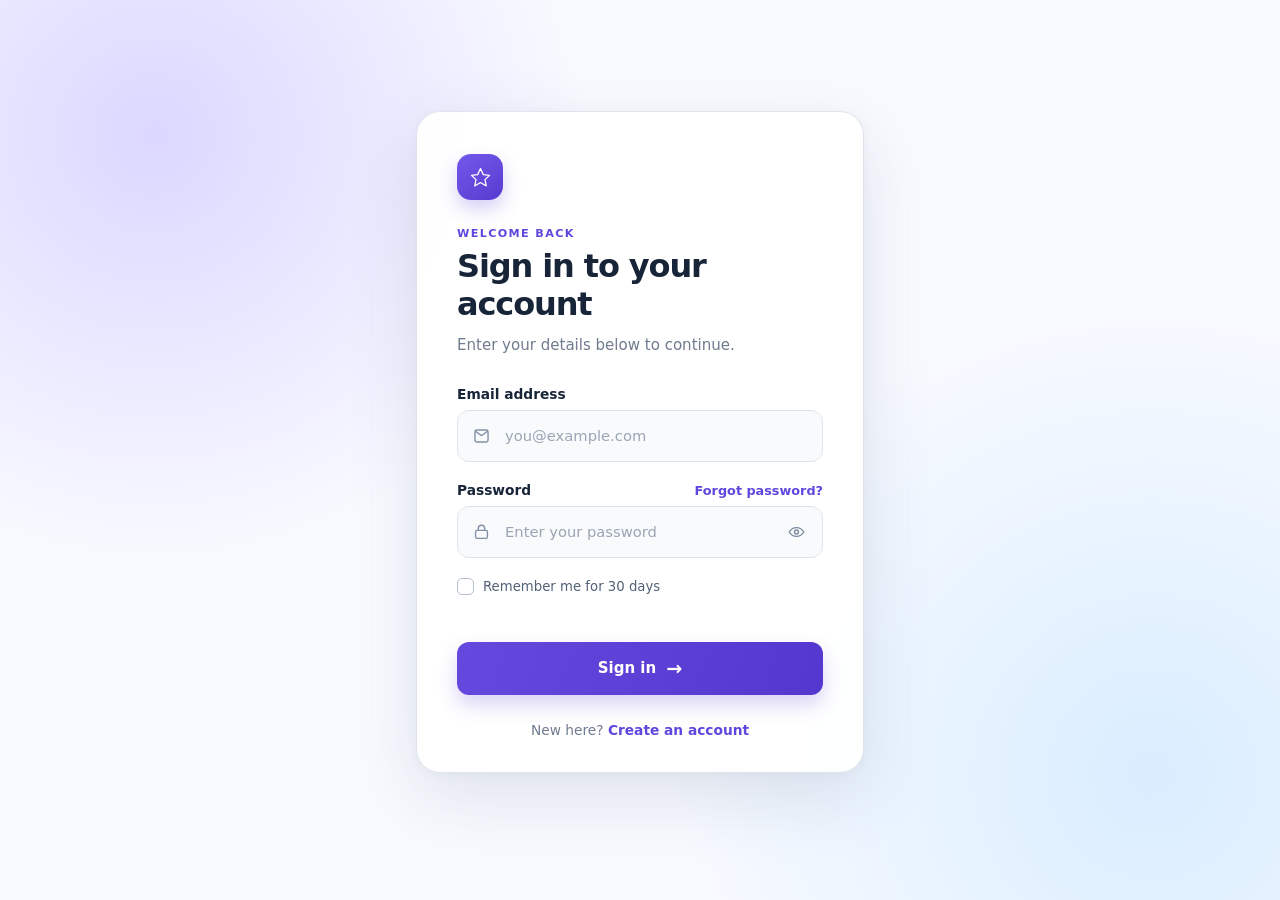
<file: index.html>
<!DOCTYPE html>
<html lang="en">
  <head>
    <meta charset="UTF-8" />
    <meta name="viewport" content="width=device-width, initial-scale=1.0" />
    <title>Sign in</title>
    <link rel="stylesheet" href="styles.css" />
  </head>
  <body>
    <main class="page-shell">
      <section class="login-card" aria-labelledby="login-title">
        <div class="brand-mark" aria-hidden="true">
          <svg viewBox="0 0 32 32" fill="none">
            <path d="M16 3.5 20 12l8.5 1-6.25 6 1.75 8.75L16 23l-8 4.75L9.75 19 3.5 13l8.5-1 4-8.5Z" />
          </svg>
        </div>

        <div class="heading">
          <p class="eyebrow">WELCOME BACK</p>
          <h1 id="login-title">Sign in to your account</h1>
          <p>Enter your details below to continue.</p>
        </div>

        <form id="login-form" novalidate>
          <div class="field-group">
            <label for="email">Email address</label>
            <div class="input-wrap">
              <svg class="field-icon" viewBox="0 0 24 24" aria-hidden="true">
                <path d="M3.75 6.75A2.25 2.25 0 0 1 6 4.5h12a2.25 2.25 0 0 1 2.25 2.25v10.5A2.25 2.25 0 0 1 18 19.5H6a2.25 2.25 0 0 1-2.25-2.25V6.75Z" />
                <path d="m4.5 6 6.22 4.66a2.15 2.15 0 0 0 2.56 0L19.5 6" />
              </svg>
              <input id="email" name="email" type="email" autocomplete="email" placeholder="you@example.com" required />
            </div>
          </div>

          <div class="field-group">
            <div class="label-row">
              <label for="password">Password</label>
              <a href="#forgot-password" class="forgot-link">Forgot password?</a>
            </div>
            <div class="input-wrap">
              <svg class="field-icon" viewBox="0 0 24 24" aria-hidden="true">
                <rect x="4.5" y="10" width="15" height="10" rx="2" />
                <path d="M8 10V7.5a4 4 0 0 1 8 0V10" />
              </svg>
              <input id="password" name="password" type="password" autocomplete="current-password" placeholder="Enter your password" required minlength="6" />
              <button class="password-toggle" type="button" aria-label="Show password" aria-pressed="false">
                <svg class="eye-open" viewBox="0 0 24 24" aria-hidden="true">
                  <path d="M2.75 12s3.35-5.5 9.25-5.5S21.25 12 21.25 12s-3.35 5.5-9.25 5.5S2.75 12 2.75 12Z" />
                  <circle cx="12" cy="12" r="2.5" />
                </svg>
                <svg class="eye-closed" viewBox="0 0 24 24" aria-hidden="true">
                  <path d="M3 3 21 21" />
                  <path d="M10.58 6.68A10.43 10.43 0 0 1 12 6.5c5.9 0 9.25 5.5 9.25 5.5a16.28 16.28 0 0 1-3.03 3.69M6.1 6.1C3.9 7.7 2.75 12 2.75 12s3.35 5.5 9.25 5.5a9.3 9.3 0 0 0 2.02-.22" />
                  <path d="M9.88 9.88a3 3 0 0 0 4.24 4.24" />
                </svg>
              </button>
            </div>
          </div>

          <label class="remember-me">
            <input type="checkbox" name="remember" />
            <span class="checkmark" aria-hidden="true"><svg viewBox="0 0 16 16"><path d="m3.25 8.25 3 3 6.5-6.5" /></svg></span>
            <span>Remember me for 30 days</span>
          </label>

          <p id="form-message" class="form-message" aria-live="polite"></p>
          <button class="submit-button" type="submit">Sign in <span aria-hidden="true">&rarr;</span></button>
        </form>

        <p class="signup-prompt">New here? <a href="#create-account">Create an account</a></p>
      </section>

    </main>

    <script src="script.js"></script>
  </body>
</html>
</file>
<file: styles.css>
:root {
  --ink: #182539;
  --muted: #6f7b8f;
  --line: #dfe5ec;
  --field: #f8fafc;
  --violet: #6046dd;
  --focus: rgba(96, 70, 221, 0.16);
}

* {
  box-sizing: border-box;
}

body {
  min-width: 320px;
  min-height: 100vh;
  margin: 0;
  color: var(--ink);
  font-family: Inter, ui-sans-serif, system-ui, -apple-system, BlinkMacSystemFont, "Segoe UI", sans-serif;
  background:
    radial-gradient(circle at 12% 15%, rgba(196, 186, 255, 0.55), transparent 27rem),
    radial-gradient(circle at 90% 86%, rgba(201, 230, 255, 0.65), transparent 30rem),
    #f8faff;
}

.page-shell {
  min-height: 100vh;
  display: flex;
  flex-direction: column;
  align-items: center;
  justify-content: center;
  gap: 40px;
  padding: 48px 20px 64px;
}

.login-card {
  width: min(100%, 448px);
  padding: 42px 40px 34px;
  border: 1px solid rgba(218, 224, 234, 0.86);
  border-radius: 24px;
  background: rgba(255, 255, 255, 0.94);
  box-shadow: 0 24px 70px rgba(52, 69, 99, 0.13), 0 2px 8px rgba(52, 69, 99, 0.04);
}

.quran-admin {
  width: min(100%, 960px);
  overflow: hidden;
  border: 1px solid #dce6de;
  border-radius: 20px;
  color: #21352e;
  background: #f7f7f2;
  box-shadow: 0 20px 55px rgba(42, 71, 57, 0.1);
}

.admin-page {
  min-height: 100vh;
  background:
    radial-gradient(circle at 12% 15%, rgba(192, 226, 210, 0.6), transparent 27rem),
    radial-gradient(circle at 90% 86%, rgba(214, 231, 248, 0.62), transparent 30rem),
    #f7f9f7;
}

.admin-page-shell {
  width: min(100%, 1000px);
  margin: 0 auto;
  padding: 46px 20px 64px;
}

.admin-header {
  display: flex;
  align-items: center;
  justify-content: space-between;
  gap: 20px;
  padding: 22px 26px;
  color: #fff;
  background: linear-gradient(115deg, #1f6f5c, #175443);
}

.admin-eyebrow {
  margin: 0 0 3px;
  color: #d9f1e7;
  font-size: 0.65rem;
  font-weight: 800;
  letter-spacing: 0.12em;
}

.admin-header h1 {
  margin: 0;
  font-size: 1.2rem;
  letter-spacing: -0.015em;
}

.admin-header-actions {
  display: flex;
  align-items: center;
  gap: 10px;
}

.surah-picker {
  display: flex;
  align-items: center;
  gap: 9px;
  margin: 0;
  font-size: 0.78rem;
  font-weight: 700;
}

.surah-picker select {
  max-width: 230px;
  padding: 8px 30px 8px 10px;
  border: 0;
  border-radius: 8px;
  color: #1b4d3f;
  background: #fff;
  font: inherit;
  font-weight: 650;
}

.admin-sign-out {
  min-height: auto;
  padding: 8px 10px;
  border: 1px solid rgba(255, 255, 255, 0.42);
  border-radius: 8px;
  color: #fff;
  background: transparent;
  box-shadow: none;
  font: inherit;
  font-size: 0.78rem;
  font-weight: 700;
}

.admin-sign-out:hover {
  background: rgba(255, 255, 255, 0.12);
  filter: none;
  transform: none;
}

.admin-content {
  padding: 22px;
}

.admin-toolbar {
  display: flex;
  flex-wrap: wrap;
  gap: 9px;
  margin-bottom: 17px;
}

.admin-search {
  position: relative;
  display: block;
  flex: 1 1 270px;
  margin: 0;
}

.admin-search svg {
  position: absolute;
  top: 50%;
  left: 12px;
  width: 17px;
  fill: none;
  stroke: #7f968c;
  stroke-linecap: round;
  stroke-width: 1.8;
  transform: translateY(-50%);
}

.admin-search input {
  width: 100%;
  height: 38px;
  padding: 0 12px 0 36px;
  border: 1px solid #d9e2dc;
  border-radius: 8px;
  outline: none;
  color: #21352e;
  background: #fff;
  font: inherit;
  font-size: 0.83rem;
}

.admin-search input:focus,
.admin-field input:focus,
.admin-field textarea:focus {
  border-color: #1f6f5c;
  box-shadow: 0 0 0 3px rgba(31, 111, 92, 0.14);
}

.admin-button {
  min-height: 38px;
  padding: 0 12px;
  border: 1px solid #1f6f5c;
  border-radius: 8px;
  color: #fff;
  background: #1f6f5c;
  box-shadow: none;
  font: inherit;
  font-size: 0.8rem;
  font-weight: 700;
  cursor: pointer;
}

.admin-button:hover {
  background: #175443;
  filter: none;
  transform: none;
}

.admin-button.secondary {
  border-color: #d0dcd5;
  color: #39564b;
  background: #fff;
}

.admin-button.secondary:hover {
  background: #edf3ef;
}

.admin-button.danger {
  border-color: #bd4935;
  background: #bd4935;
}

.admin-button.danger:hover {
  background: #9f3929;
}

.ayah-list {
  display: grid;
  gap: 12px;
}

.admin-status {
  margin: 0 0 15px;
  color: #60736a;
  font-size: 0.86rem;
}

.admin-status.is-error {
  color: #a33c2c;
}

.ayah-card {
  padding: 18px;
  border: 1px solid #dfe6df;
  border-radius: 12px;
  background: #fff;
}

.ayah-number {
  display: inline-block;
  padding: 3px 9px;
  border-radius: 999px;
  color: #5c7067;
  background: #edf3ef;
  font-size: 0.75rem;
  font-weight: 700;
}

.ayah-arabic {
  margin: 8px 0 12px;
  direction: rtl;
  font-family: "Noto Naskh Arabic", Amiri, serif;
  font-size: clamp(1.55rem, 3vw, 1.9rem);
  line-height: 1.95;
  text-align: right;
}

.ayah-label {
  margin: 12px 0 3px;
  color: #6c7d75;
  font-size: 0.7rem;
  font-weight: 800;
  letter-spacing: 0.07em;
  text-transform: uppercase;
}

.ayah-urdu {
  direction: rtl;
  font-family: "Noto Nastaliq Urdu", serif;
  font-size: 1rem;
  line-height: 2;
  text-align: right;
}

.ayah-english {
  color: #3f534a;
  font-size: 0.9rem;
  line-height: 1.55;
}

.ayah-actions {
  display: flex;
  flex-wrap: wrap;
  gap: 7px;
  margin-top: 15px;
}

.ayah-actions .admin-button {
  min-height: 33px;
  font-size: 0.74rem;
}

.admin-field + .admin-field {
  margin-top: 12px;
}

.admin-field label {
  margin-bottom: 5px;
  color: #60736a;
  font-size: 0.74rem;
  font-weight: 750;
}

.admin-field input,
.admin-field textarea {
  width: 100%;
  padding: 9px 10px;
  border: 1px solid #d9e2dc;
  border-radius: 7px;
  outline: none;
  color: #21352e;
  background: #fff;
  font: inherit;
}

.admin-field textarea {
  min-height: 74px;
  resize: vertical;
}

.admin-field input[type="number"] {
  width: 128px;
}

.admin-field .arabic-entry {
  direction: rtl;
  font-family: "Noto Naskh Arabic", Amiri, serif;
  font-size: 1.25rem;
  text-align: right;
}

.admin-field .urdu-entry {
  direction: rtl;
  font-family: "Noto Nastaliq Urdu", serif;
  text-align: right;
}

.admin-empty {
  margin: 8px 0;
  color: #6c7d75;
  text-align: center;
}

.admin-toast {
  position: fixed;
  z-index: 2;
  bottom: 20px;
  left: 50%;
  max-width: calc(100% - 32px);
  padding: 9px 15px;
  border-radius: 8px;
  color: #fff;
  background: #263a31;
  box-shadow: 0 8px 24px rgba(33, 53, 46, 0.2);
  font-size: 0.84rem;
  opacity: 0;
  pointer-events: none;
  transform: translate(-50%, 12px);
  transition: opacity 180ms ease, transform 180ms ease;
}

.admin-toast.is-visible {
  opacity: 1;
  transform: translate(-50%, 0);
}

.sr-only {
  position: absolute;
  width: 1px;
  height: 1px;
  overflow: hidden;
  clip: rect(0 0 0 0);
  white-space: nowrap;
}

.brand-mark {
  width: 46px;
  height: 46px;
  display: grid;
  place-items: center;
  margin-bottom: 27px;
  border-radius: 14px;
  color: #fff;
  background: linear-gradient(145deg, #7359eb, #553bcf);
  box-shadow: 0 9px 18px rgba(90, 63, 214, 0.25);
}

.brand-mark svg {
  width: 23px;
  stroke: currentColor;
  stroke-linejoin: round;
  stroke-width: 1.8;
}

.heading {
  margin-bottom: 29px;
}

.eyebrow {
  margin: 0 0 8px;
  color: var(--violet);
  font-size: 0.7rem;
  font-weight: 800;
  letter-spacing: 0.12em;
}

h1 {
  margin: 0;
  letter-spacing: -0.035em;
  font-size: clamp(1.65rem, 5vw, 2rem);
  line-height: 1.18;
}

.heading > p:last-child {
  margin: 10px 0 0;
  color: var(--muted);
  font-size: 0.94rem;
  line-height: 1.55;
}

.field-group + .field-group {
  margin-top: 20px;
}

.label-row {
  display: flex;
  align-items: baseline;
  justify-content: space-between;
  gap: 12px;
}

label {
  display: block;
  margin-bottom: 8px;
  font-size: 0.86rem;
  font-weight: 650;
}

.forgot-link,
.signup-prompt a {
  color: var(--violet);
  font-weight: 700;
  text-decoration: none;
}

.forgot-link {
  font-size: 0.8rem;
}

a:hover {
  text-decoration: underline;
}

.input-wrap {
  position: relative;
}

.field-icon {
  position: absolute;
  top: 50%;
  left: 15px;
  width: 19px;
  color: #8290a5;
  transform: translateY(-50%);
  fill: none;
  stroke: currentColor;
  stroke-linecap: round;
  stroke-linejoin: round;
  stroke-width: 1.75;
  pointer-events: none;
}

input[type="email"],
input[type="password"],
input[type="text"] {
  width: 100%;
  height: 52px;
  padding: 0 48px 0 47px;
  border: 1px solid var(--line);
  border-radius: 12px;
  outline: none;
  color: var(--ink);
  background: var(--field);
  font: inherit;
  font-size: 0.92rem;
  transition: border-color 160ms ease, box-shadow 160ms ease, background 160ms ease;
}

input::placeholder {
  color: #9aa5b5;
}

input[type="email"]:focus,
input[type="password"]:focus,
input[type="text"]:focus {
  border-color: var(--violet);
  background: #fff;
  box-shadow: 0 0 0 4px var(--focus);
}

.input-wrap:has(input:focus) .field-icon {
  color: var(--violet);
}

.password-toggle {
  position: absolute;
  top: 50%;
  right: 12px;
  width: 29px;
  height: 29px;
  display: grid;
  place-items: center;
  padding: 0;
  border: 0;
  border-radius: 7px;
  color: #7e8ca1;
  background: transparent;
  cursor: pointer;
  transform: translateY(-50%);
}

.password-toggle:hover {
  color: var(--violet);
  background: #eeeaff;
}

.password-toggle:focus-visible,
.submit-button:focus-visible,
a:focus-visible {
  outline: 3px solid var(--focus);
  outline-offset: 2px;
}

.password-toggle svg {
  width: 19px;
  fill: none;
  stroke: currentColor;
  stroke-linecap: round;
  stroke-linejoin: round;
  stroke-width: 1.8;
}

.eye-closed {
  display: none;
}

.password-toggle.is-visible .eye-open {
  display: none;
}

.password-toggle.is-visible .eye-closed {
  display: block;
}

.remember-me {
  position: relative;
  display: inline-flex;
  align-items: center;
  gap: 9px;
  margin: 20px 0 0;
  color: #536176;
  font-size: 0.83rem;
  font-weight: 500;
  cursor: pointer;
}

.remember-me input {
  position: absolute;
  width: 1px;
  height: 1px;
  overflow: hidden;
  clip: rect(0 0 0 0);
}

.checkmark {
  width: 17px;
  height: 17px;
  display: grid;
  place-items: center;
  flex: 0 0 auto;
  border: 1.5px solid #b7c0cd;
  border-radius: 5px;
  background: #fff;
}

.checkmark svg {
  width: 12px;
  fill: none;
  stroke: #fff;
  stroke-linecap: round;
  stroke-linejoin: round;
  stroke-width: 2;
  opacity: 0;
}

.remember-me input:checked + .checkmark {
  border-color: var(--violet);
  background: var(--violet);
}

.remember-me input:checked + .checkmark svg {
  opacity: 1;
}

.remember-me input:focus-visible + .checkmark {
  outline: 3px solid var(--focus);
  outline-offset: 2px;
}

.form-message {
  min-height: 1.15rem;
  margin: 15px 0 -7px;
  color: #c23d52;
  font-size: 0.8rem;
}

.form-message.is-success {
  color: #198754;
}

.submit-button {
  width: 100%;
  height: 53px;
  display: flex;
  align-items: center;
  justify-content: center;
  gap: 10px;
  margin-top: 19px;
  border: 0;
  border-radius: 12px;
  color: #fff;
  background: linear-gradient(110deg, #6549df, #5337ce);
  box-shadow: 0 10px 19px rgba(87, 59, 210, 0.22);
  font: inherit;
  font-size: 0.94rem;
  font-weight: 750;
  cursor: pointer;
  transition: transform 160ms ease, box-shadow 160ms ease, background 160ms ease;
}

.submit-button span {
  font-size: 1.2rem;
  transition: transform 160ms ease;
}

.submit-button:hover {
  background: linear-gradient(110deg, #5b40d3, #482ec0);
  box-shadow: 0 13px 23px rgba(87, 59, 210, 0.28);
  transform: translateY(-1px);
}

.submit-button:hover span {
  transform: translateX(3px);
}

.submit-button:active {
  transform: translateY(0);
}

.signup-prompt {
  margin: 27px 0 0;
  color: var(--muted);
  text-align: center;
  font-size: 0.86rem;
}

@media (max-width: 480px) {
  .page-shell {
    padding: 18px;
  }

  .login-card {
    padding: 33px 25px 28px;
    border-radius: 20px;
  }

  .admin-header {
    align-items: flex-start;
    flex-direction: column;
    padding: 20px;
  }

  .admin-header-actions {
    align-items: flex-start;
    flex-direction: column;
  }

  .admin-content {
    padding: 15px;
  }

  .surah-picker select {
    max-width: min(260px, 72vw);
  }
}
</file>
